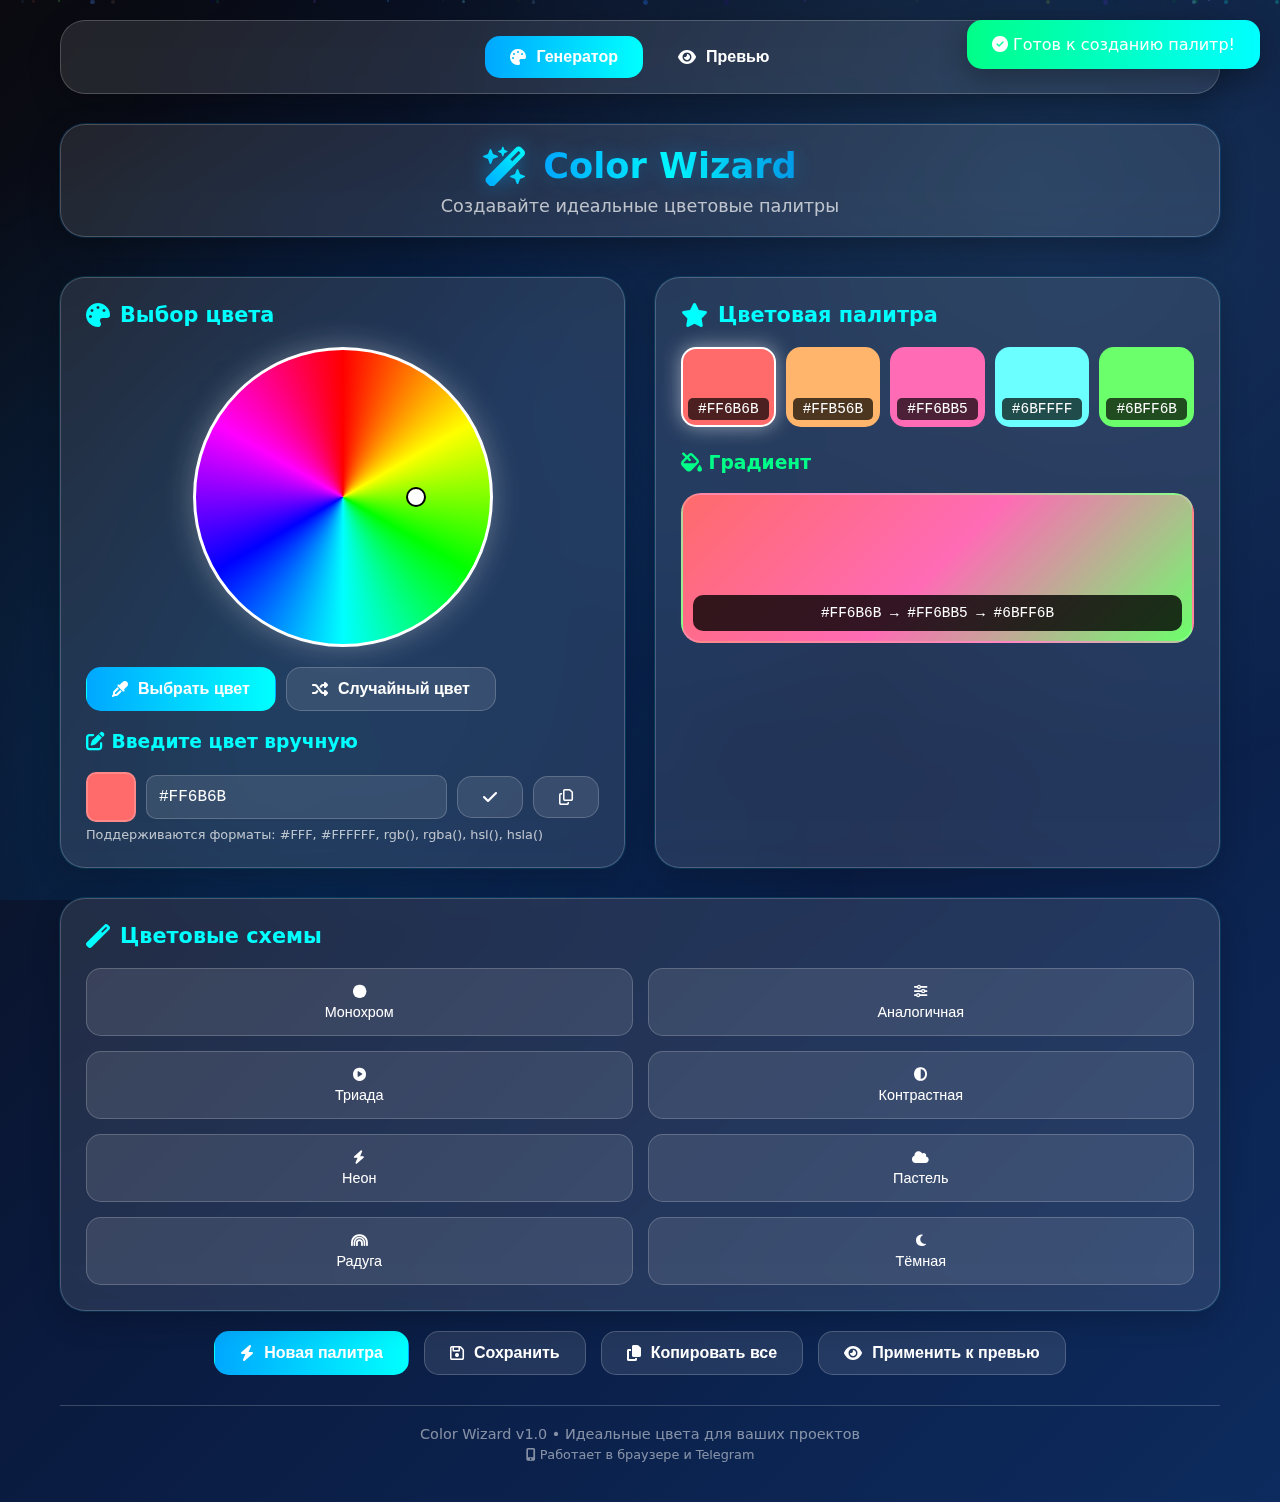
<file: index.html>
<!DOCTYPE html>
<html lang="ru">
<head>
    <meta charset="UTF-8">
    <meta name="viewport" content="width=device-width, initial-scale=1.0">
    <title>🌈 Color Wizard | Генератор палитр</title>
    <script src="https://telegram.org/js/telegram-web-app.js"></script>
    <link rel="stylesheet" href="https://cdnjs.cloudflare.com/ajax/libs/font-awesome/6.4.0/css/all.min.css">
    <style>
        * {
            margin: 0;
            padding: 0;
            box-sizing: border-box;
        }

        :root {
            --neon-pink: #ff00ff;
            --neon-blue: #00ffff;
            --neon-green: #00ff00;
            --neon-yellow: #ffff00;
            --neon-purple: #9d00ff;
            --space-black: #0a0a0f;
            --space-purple: #0a0a2e;
            --space-blue: #0a1a3e;
            --glass-white: rgba(255, 255, 255, 0.1);
            --glass-border: rgba(255, 255, 255, 0.2);
        }

        body {
            font-family: -apple-system, BlinkMacSystemFont, 'Segoe UI', system-ui, sans-serif;
            background: linear-gradient(135deg, var(--space-black), var(--space-blue), #0d2b5e);
            color: white;
            min-height: 100vh;
            overflow-x: hidden;
            position: relative;
        }

        /* Анимированный градиентный фон с синими оттенками */
        .gradient-bg {
            position: fixed;
            top: 0;
            left: 0;
            width: 100%;
            height: 100%;
            background: 
                radial-gradient(circle at 20% 80%, rgba(0, 150, 255, 0.15) 0%, transparent 50%),
                radial-gradient(circle at 80% 20%, rgba(100, 200, 255, 0.15) 0%, transparent 50%),
                radial-gradient(circle at 40% 40%, rgba(0, 100, 255, 0.1) 0%, transparent 50%);
            animation: pulse 15s ease-in-out infinite alternate;
            z-index: -2;
        }

        @keyframes pulse {
            0% { opacity: 0.5; }
            100% { opacity: 1; }
        }

        /* Частицы */
        .particles {
            position: fixed;
            top: 0;
            left: 0;
            width: 100%;
            height: 100%;
            z-index: -1;
            overflow: hidden;
        }

        .particle {
            position: absolute;
            border-radius: 50%;
            background: rgba(100, 200, 255, 0.1);
            animation: float var(--duration) linear infinite;
        }

        @keyframes float {
            from { transform: translateY(100vh) rotate(0deg); }
            to { transform: translateY(-100px) rotate(360deg); }
        }

        /* Основной контейнер */
        .container {
            max-width: 1200px;
            margin: 0 auto;
            padding: 20px;
            transition: transform 0.3s ease;
        }

        .page {
            display: none;
            opacity: 0;
            transition: opacity 0.3s ease;
        }

        .page.active {
            display: block;
            opacity: 1;
        }

        /* Навигация */
        .nav-bar {
            display: flex;
            justify-content: center;
            gap: 10px;
            margin-bottom: 30px;
            padding: 15px;
            background: var(--glass-white);
            backdrop-filter: blur(20px);
            border-radius: 25px;
            border: 1px solid var(--glass-border);
            box-shadow: 0 10px 30px rgba(0, 0, 0, 0.3);
        }

        .nav-btn {
            padding: 12px 25px;
            border-radius: 15px;
            border: none;
            background: transparent;
            color: white;
            font-size: 1rem;
            font-weight: 600;
            cursor: pointer;
            transition: all 0.3s ease;
            display: flex;
            align-items: center;
            gap: 10px;
        }

        .nav-btn:hover {
            background: rgba(255, 255, 255, 0.1);
        }

        .nav-btn.active {
            background: linear-gradient(90deg, #00a8ff, #00ffff);
            color: white;
        }

        /* Шапка */
        .header {
            text-align: center;
            margin-bottom: 40px;
            padding: 20px;
            background: var(--glass-white);
            backdrop-filter: blur(20px);
            border-radius: 25px;
            border: 1px solid var(--glass-border);
            box-shadow: 
                0 10px 30px rgba(0, 0, 0, 0.3),
                0 0 0 1px rgba(0, 150, 255, 0.2);
        }

        .logo {
            display: flex;
            align-items: center;
            justify-content: center;
            gap: 15px;
            margin-bottom: 10px;
        }

        .logo i {
            font-size: 2.5rem;
            background: linear-gradient(45deg, #00a8ff, #00ffff);
            -webkit-background-clip: text;
            -webkit-text-fill-color: transparent;
            filter: drop-shadow(0 0 10px rgba(0, 168, 255, 0.5));
        }

        .logo h1 {
            font-size: 2.2rem;
            background: linear-gradient(90deg, #00a8ff, #00ffff, #0097e6);
            -webkit-background-clip: text;
            -webkit-text-fill-color: transparent;
            background-clip: text;
            text-shadow: 0 0 20px rgba(0, 168, 255, 0.3);
        }

        .tagline {
            color: rgba(255, 255, 255, 0.7);
            font-size: 1.1rem;
            margin-top: 5px;
        }

        /* Основной контент */
        .main-content {
            display: grid;
            grid-template-columns: 1fr 1fr;
            gap: 30px;
            margin-bottom: 30px;
        }

        @media (max-width: 768px) {
            .main-content {
                grid-template-columns: 1fr;
            }
        }

        /* Карточки */
        .card {
            background: var(--glass-white);
            backdrop-filter: blur(20px);
            border-radius: 25px;
            padding: 25px;
            border: 1px solid var(--glass-border);
            box-shadow: 
                0 10px 30px rgba(0, 0, 0, 0.2),
                0 0 0 1px rgba(0, 200, 255, 0.15);
            transition: transform 0.3s ease, box-shadow 0.3s ease;
        }

        .card:hover {
            transform: translateY(-5px);
            box-shadow: 
                0 20px 40px rgba(0, 0, 0, 0.3),
                0 0 0 1px rgba(0, 150, 255, 0.3);
        }

        .card-title {
            display: flex;
            align-items: center;
            gap: 10px;
            margin-bottom: 20px;
            font-size: 1.3rem;
            color: #00ffff;
        }

        .card-title i {
            font-size: 1.5rem;
        }

        /* Кнопки */
        .btn {
            padding: 12px 25px;
            border-radius: 15px;
            border: none;
            font-size: 1rem;
            font-weight: 600;
            cursor: pointer;
            transition: all 0.3s ease;
            display: inline-flex;
            align-items: center;
            justify-content: center;
            gap: 10px;
        }

        .btn-primary {
            background: linear-gradient(90deg, #00a8ff, #00ffff);
            color: white;
            border: 1px solid transparent;
        }

        .btn-primary:hover {
            transform: scale(1.05);
            box-shadow: 0 10px 20px rgba(0, 168, 255, 0.3);
        }

        .btn-secondary {
            background: var(--glass-white);
            color: white;
            border: 1px solid var(--glass-border);
        }

        .btn-secondary:hover {
            background: rgba(255, 255, 255, 0.2);
            transform: scale(1.05);
        }

        .btn-group {
            display: flex;
            gap: 10px;
            flex-wrap: wrap;
            margin-top: 15px;
        }

        /* Палитра цветов */
        .color-palette {
            display: grid;
            grid-template-columns: repeat(5, 1fr);
            gap: 10px;
            margin: 20px 0;
        }

        .color-item {
            height: 80px;
            border-radius: 15px;
            cursor: pointer;
            position: relative;
            overflow: hidden;
            transition: transform 0.3s ease;
            border: 2px solid transparent;
        }

        .color-item:hover {
            transform: scale(1.05);
            border-color: white;
        }

        .color-item.active {
            border-color: white;
            box-shadow: 0 0 20px rgba(255, 255, 255, 0.5);
        }

        .color-code {
            position: absolute;
            bottom: 5px;
            left: 0;
            right: 0;
            text-align: center;
            font-family: monospace;
            font-size: 0.9rem;
            background: rgba(0, 0, 0, 0.7);
            padding: 3px;
            border-radius: 5px;
            margin: 0 5px;
        }

        /* Градиент превью */
        .gradient-preview {
            height: 150px;
            border-radius: 20px;
            margin: 20px 0;
            position: relative;
            overflow: hidden;
            border: 2px solid var(--glass-border);
        }

        .gradient-code {
            position: absolute;
            bottom: 10px;
            left: 10px;
            right: 10px;
            background: rgba(0, 0, 0, 0.8);
            padding: 10px;
            border-radius: 10px;
            font-family: monospace;
            font-size: 0.9rem;
            text-align: center;
        }

        /* Схемы цветов */
        .schemes-grid {
            display: grid;
            grid-template-columns: repeat(2, 1fr);
            gap: 15px;
            margin-top: 15px;
        }

        .scheme-btn {
            padding: 15px;
            border-radius: 15px;
            background: var(--glass-white);
            border: 1px solid var(--glass-border);
            color: white;
            cursor: pointer;
            transition: all 0.3s ease;
            text-align: center;
        }

        .scheme-btn:hover, .scheme-btn.active {
            background: linear-gradient(45deg, #00a8ff, #00ffff);
            border-color: transparent;
            transform: scale(1.05);
        }

        /* Кнопки действия */
        .actions-bar {
            display: flex;
            gap: 15px;
            justify-content: center;
            margin-top: 20px;
            flex-wrap: wrap;
        }

        /* Уведомления */
        .notification {
            position: fixed;
            top: 20px;
            right: 20px;
            padding: 15px 25px;
            background: linear-gradient(90deg, #00ff88, #00ffff);
            color: white;
            border-radius: 15px;
            box-shadow: 0 10px 30px rgba(0, 0, 0, 0.3);
            transform: translateX(150%);
            transition: transform 0.5s cubic-bezier(0.68, -0.55, 0.265, 1.55);
            z-index: 1000;
        }

        .notification.show {
            transform: translateX(0);
        }

        /* Цветовой круг */
        .color-wheel-container {
            text-align: center;
            margin: 20px 0;
        }

        #colorWheel {
            border-radius: 50%;
            box-shadow: 0 10px 30px rgba(0, 0, 0, 0.3);
            border: 3px solid var(--glass-border);
        }

        /* Футер */
        .footer {
            text-align: center;
            margin-top: 30px;
            padding: 20px;
            color: rgba(255, 255, 255, 0.5);
            font-size: 0.9rem;
            border-top: 1px solid var(--glass-border);
        }

        /* Поле ввода цвета */
        .color-input-container {
            display: flex;
            gap: 10px;
            align-items: center;
            margin-top: 20px;
        }

        .color-input {
            flex: 1;
            padding: 12px;
            border-radius: 10px;
            background: rgba(255, 255, 255, 0.1);
            border: 1px solid var(--glass-border);
            color: white;
            font-family: monospace;
            font-size: 1rem;
        }

        .color-input:focus {
            outline: none;
            border-color: #00ffff;
            box-shadow: 0 0 10px rgba(0, 255, 255, 0.3);
        }

        /* Цветовой предпросмотр */
        .color-preview {
            width: 50px;
            height: 50px;
            border-radius: 10px;
            border: 2px solid var(--glass-border);
            flex-shrink: 0;
        }

        /* Простой цветовой круг */
        .simple-wheel {
            width: 300px;
            height: 300px;
            border-radius: 50%;
            margin: 0 auto;
            background: conic-gradient(
                red, yellow, lime, aqua, blue, magenta, red
            );
            border: 3px solid white;
            box-shadow: 0 0 30px rgba(255, 255, 255, 0.3);
            position: relative;
            cursor: crosshair;
        }

        .wheel-pointer {
            position: absolute;
            width: 20px;
            height: 20px;
            background: white;
            border-radius: 50%;
            border: 2px solid black;
            transform: translate(-50%, -50%);
            pointer-events: none;
        }

        /* Шаблоны приложений */
        .templates-grid {
            display: grid;
            grid-template-columns: repeat(auto-fit, minmax(350px, 1fr));
            gap: 25px;
            margin-top: 20px;
        }

        .template-card {
            background: var(--glass-white);
            backdrop-filter: blur(20px);
            border-radius: 25px;
            overflow: hidden;
            border: 1px solid var(--glass-border);
            box-shadow: 0 10px 30px rgba(0, 0, 0, 0.2);
            transition: transform 0.3s ease;
        }

        .template-card:hover {
            transform: translateY(-5px);
        }

        .template-header {
            padding: 20px;
            text-align: center;
            background: rgba(0, 0, 0, 0.3);
            border-bottom: 1px solid var(--glass-border);
        }

        .template-preview {
            padding: 30px;
            display: flex;
            justify-content: center;
            align-items: center;
            min-height: 400px;
        }

        /* Шаблон мессенджера */
        .messenger-app {
            width: 300px;
            height: 500px;
            background: white;
            border-radius: 20px;
            overflow: hidden;
            box-shadow: 0 10px 40px rgba(0, 0, 0, 0.2);
            display: flex;
            flex-direction: column;
            position: relative;
        }

        .messenger-header {
            padding: 15px;
            color: white;
            display: flex;
            align-items: center;
            justify-content: space-between;
        }

        .messenger-nav {
            display: flex;
            padding: 10px 15px;
            background: #f8f9fa;
            border-bottom: 1px solid #e9ecef;
        }

        .nav-item {
            flex: 1;
            text-align: center;
            padding: 8px;
            font-size: 14px;
            color: #6c757d;
            cursor: pointer;
        }

        .nav-item.active {
            color: inherit;
            font-weight: 600;
        }

        .messenger-content {
            flex: 1;
            padding: 15px;
            overflow-y: auto;
            background: #f8f9fa;
        }

        .message {
            margin-bottom: 15px;
            display: flex;
            flex-direction: column;
        }

        .message.incoming {
            align-items: flex-start;
        }

        .message.outgoing {
            align-items: flex-end;
        }

        .message-bubble {
            padding: 10px 15px;
            border-radius: 18px;
            max-width: 70%;
            font-size: 14px;
        }

        .message-time {
            font-size: 11px;
            color: #6c757d;
            margin-top: 5px;
        }

        .messenger-input {
            padding: 15px;
            background: white;
            border-top: 1px solid #e9ecef;
            display: flex;
            gap: 10px;
            align-items: center;
        }

        .input-field {
            flex: 1;
            padding: 10px 15px;
            border: 1px solid #e9ecef;
            border-radius: 20px;
            font-size: 14px;
        }

        .send-btn {
            width: 40px;
            height: 40px;
            border-radius: 50%;
            border: none;
            background: #007bff;
            color: white;
            display: flex;
            align-items: center;
            justify-content: center;
            cursor: pointer;
        }

        /* Шаблон интернет-магазина */
        .ecommerce-app {
            width: 300px;
            height: 500px;
            background: white;
            border-radius: 20px;
            overflow: hidden;
            box-shadow: 0 10px 40px rgba(0, 0, 0, 0.2);
            display: flex;
            flex-direction: column;
        }

        .ecommerce-header {
            padding: 15px;
            color: white;
            display: flex;
            align-items: center;
            justify-content: space-between;
        }

        .search-bar {
            padding: 0 15px;
            background: white;
        }

        .search-input {
            width: 100%;
            padding: 10px 15px;
            border: 1px solid #e9ecef;
            border-radius: 20px;
            font-size: 14px;
        }

        .ecommerce-content {
            flex: 1;
            padding: 15px;
            overflow-y: auto;
            background: #f8f9fa;
        }

        .product-grid {
            display: grid;
            grid-template-columns: repeat(2, 1fr);
            gap: 15px;
        }

        .product-card {
            background: white;
            border-radius: 12px;
            overflow: hidden;
            box-shadow: 0 2px 10px rgba(0, 0, 0, 0.1);
            cursor: pointer;
            transition: transform 0.2s ease;
        }

        .product-card:hover {
            transform: translateY(-2px);
        }

        .product-image {
            height: 100px;
            background: #e9ecef;
            display: flex;
            align-items: center;
            justify-content: center;
            color: #6c757d;
        }

        .product-info {
            padding: 10px;
        }

        .product-title {
            font-size: 13px;
            font-weight: 600;
            margin-bottom: 5px;
        }

        .product-price {
            font-size: 14px;
            font-weight: 700;
            color: #28a745;
        }

        .bottom-nav {
            display: flex;
            padding: 10px;
            background: white;
            border-top: 1px solid #e9ecef;
        }

        .nav-icon {
            flex: 1;
            text-align: center;
            color: #6c757d;
            font-size: 20px;
            cursor: pointer;
        }

        .nav-icon.active {
            color: inherit;
        }

        /* Шаблон дашборда */
        .dashboard-app {
            width: 300px;
            height: 500px;
            background: white;
            border-radius: 20px;
            overflow: hidden;
            box-shadow: 0 10px 40px rgba(0, 0, 0, 0.2);
            display: flex;
            flex-direction: column;
        }

        .dashboard-header {
            padding: 20px 15px;
            color: white;
            display: flex;
            align-items: center;
            justify-content: space-between;
        }

        .user-info {
            display: flex;
            align-items: center;
            gap: 10px;
        }

        .user-avatar {
            width: 40px;
            height: 40px;
            border-radius: 50%;
            background: rgba(255, 255, 255, 0.2);
            display: flex;
            align-items: center;
            justify-content: center;
        }

        .dashboard-content {
            flex: 1;
            padding: 20px;
            overflow-y: auto;
            background: #f8f9fa;
        }

        .stats-grid {
            display: grid;
            grid-template-columns: repeat(2, 1fr);
            gap: 15px;
            margin-bottom: 20px;
        }

        .stat-card {
            background: white;
            padding: 15px;
            border-radius: 12px;
            box-shadow: 0 2px 10px rgba(0, 0, 0, 0.1);
        }

        .stat-title {
            font-size: 12px;
            color: #6c757d;
            margin-bottom: 5px;
        }

        .stat-value {
            font-size: 24px;
            font-weight: 700;
        }

        .chart-container {
            background: white;
            padding: 15px;
            border-radius: 12px;
            box-shadow: 0 2px 10px rgba(0, 0, 0, 0.1);
        }

        .chart {
            height: 150px;
            background: linear-gradient(to top, #e9ecef, #f8f9fa);
            border-radius: 8px;
            position: relative;
            overflow: hidden;
        }

        .chart-bar {
            position: absolute;
            bottom: 0;
            width: 30px;
            border-radius: 4px 4px 0 0;
        }

        /* Адаптивность */
        @media (max-width: 480px) {
            .container {
                padding: 10px;
            }
            
            .color-palette {
                grid-template-columns: repeat(3, 1fr);
            }
            
            .schemes-grid {
                grid-template-columns: 1fr;
            }
            
            .btn {
                padding: 10px 15px;
                font-size: 0.9rem;
            }
            
            .actions-bar {
                gap: 10px;
            }
            
            .simple-wheel {
                width: 250px;
                height: 250px;
            }
            
            .templates-grid {
                grid-template-columns: 1fr;
            }
            
            .template-preview {
                padding: 15px;
                min-height: 300px;
            }
        }
    </style>
</head>
<body>
    <!-- Анимированный фон -->
    <div class="gradient-bg"></div>
    <div class="particles" id="particles"></div>

    <div class="container">
        <!-- Навигация -->
        <nav class="nav-bar">
            <button class="nav-btn active" data-page="generator">
                <i class="fas fa-palette"></i>
                Генератор
            </button>
            <button class="nav-btn" data-page="preview">
                <i class="fas fa-eye"></i>
                Превью
            </button>
        </nav>

        <!-- Страница генератора -->
        <div class="page active" id="generator">
            <!-- Шапка -->
            <header class="header">
                <div class="logo">
                    <i class="fas fa-wand-magic-sparkles"></i>
                    <h1>Color Wizard</h1>
                </div>
                <p class="tagline">Создавайте идеальные цветовые палитры</p>
            </header>

            <!-- Основной контент -->
            <div class="main-content">
                <!-- Левая колонка - выбор цвета -->
                <div class="card">
                    <h2 class="card-title">
                        <i class="fas fa-palette"></i>
                        Выбор цвета
                    </h2>
                    
                    <!-- Простой цветовой круг -->
                    <div class="color-wheel-container">
                        <div class="simple-wheel" id="simpleWheel">
                            <div class="wheel-pointer" id="wheelPointer"></div>
                        </div>
                    </div>
                    
                    <div class="btn-group">
                        <button class="btn btn-primary" id="colorPickerBtn">
                            <i class="fas fa-eye-dropper"></i>
                            Выбрать цвет
                        </button>
                        <button class="btn btn-secondary" id="randomColorBtn">
                            <i class="fas fa-random"></i>
                            Случайный цвет
                        </button>
                        <input type="color" id="colorInput" style="display: none;">
                    </div>

                    <!-- Ввод цвета вручную -->
                    <div style="margin-top: 20px;">
                        <h3 style="margin-bottom: 10px; color: #00ffff;">
                            <i class="fas fa-edit"></i>
                            Введите цвет вручную
                        </h3>
                        <div class="color-input-container">
                            <div class="color-preview" id="colorPreview" style="background: #FF6B6B;"></div>
                            <input type="text" id="colorCode" class="color-input" placeholder="#FFFFFF или rgb(255,255,255)" value="#FF6B6B">
                            <button class="btn btn-secondary" id="applyColorBtn">
                                <i class="fas fa-check"></i>
                            </button>
                            <button class="btn btn-secondary" id="copyColorBtn">
                                <i class="far fa-copy"></i>
                            </button>
                        </div>
                        <p style="font-size: 0.8rem; color: rgba(255, 255, 255, 0.7); margin-top: 5px;">
                            Поддерживаются форматы: #FFF, #FFFFFF, rgb(), rgba(), hsl(), hsla()
                        </p>
                    </div>
                </div>

                <!-- Правая колонка - палитра -->
                <div class="card">
                    <h2 class="card-title">
                        <i class="fas fa-star"></i>
                        Цветовая палитра
                    </h2>

                    <div class="color-palette" id="colorPalette">
                        <!-- Цвета будут генерироваться здесь -->
                    </div>

                    <div style="margin: 25px 0;">
                        <h3 style="margin-bottom: 10px; color: #00ff88;">
                            <i class="fas fa-fill-drip"></i>
                            Градиент
                        </h3>
                        <div class="gradient-preview" id="gradientPreview"></div>
                    </div>
                </div>
            </div>

            <!-- Панель цветовых схем -->
            <div class="card" style="margin-top: 20px;">
                <h2 class="card-title">
                    <i class="fas fa-magic"></i>
                    Цветовые схемы
                </h2>
                <div class="schemes-grid" id="schemesGrid">
                    <!-- Схемы будут генерироваться здесь -->
                </div>
            </div>

            <!-- Панель действий -->
            <div class="actions-bar">
                <button class="btn btn-primary" id="generatePaletteBtn">
                    <i class="fas fa-bolt"></i>
                    Новая палитра
                </button>
                <button class="btn btn-secondary" id="saveBtn">
                    <i class="far fa-save"></i>
                    Сохранить
                </button>
                <button class="btn btn-secondary" id="copyAllBtn">
                    <i class="fas fa-copy"></i>
                    Копировать все
                </button>
                <button class="btn btn-secondary" id="applyToPreviewBtn">
                    <i class="fas fa-eye"></i>
                    Применить к превью
                </button>
            </div>
        </div>

        <!-- Страница превью -->
        <div class="page" id="preview">
            <header class="header">
                <div class="logo">
                    <i class="fas fa-eye"></i>
                    <h1>Превью шаблонов</h1>
                </div>
                <p class="tagline">Посмотрите, как ваша палитра выглядит в реальных приложениях</p>
            </header>

            <div class="templates-grid">
                <!-- Шаблон мессенджера -->
                <div class="template-card">
                    <div class="template-header">
                        <h3><i class="fas fa-comments"></i> Мессенджер</h3>
                    </div>
                    <div class="template-preview">
                        <div class="messenger-app" id="messengerTemplate">
                            <div class="messenger-header" id="messengerHeader">
                                <div>
                                    <i class="fas fa-arrow-left"></i>
                                </div>
                                <div style="text-align: center;">
                                    <div style="font-weight: 600;">Диалог</div>
                                    <div style="font-size: 12px;">онлайн</div>
                                </div>
                                <div>
                                    <i class="fas fa-ellipsis-v"></i>
                                </div>
                            </div>
                            <div class="messenger-nav">
                                <div class="nav-item active">Чаты</div>
                                <div class="nav-item">Звонки</div>
                                <div class="nav-item">Контакты</div>
                            </div>
                            <div class="messenger-content">
                                <div class="message incoming">
                                    <div class="message-bubble" id="incomingMsg">Привет! Как дела?</div>
                                    <div class="message-time">10:00</div>
                                </div>
                                <div class="message outgoing">
                                    <div class="message-bubble" id="outgoingMsg">Отлично! Смотрю новую палитру</div>
                                    <div class="message-time">10:01</div>
                                </div>
                                <div class="message incoming">
                                    <div class="message-bubble" id="incomingMsg2">Круто! Покажи</div>
                                    <div class="message-time">10:02</div>
                                </div>
                            </div>
                            <div class="messenger-input">
                                <input type="text" class="input-field" placeholder="Введите сообщение...">
                                <button class="send-btn">
                                    <i class="fas fa-paper-plane"></i>
                                </button>
                            </div>
                        </div>
                    </div>
                </div>

                <!-- Шаблон интернет-магазина -->
                <div class="template-card">
                    <div class="template-header">
                        <h3><i class="fas fa-shopping-cart"></i> Интернет-магазин</h3>
                    </div>
                    <div class="template-preview">
                        <div class="ecommerce-app" id="ecommerceTemplate">
                            <div class="ecommerce-header" id="ecommerceHeader">
                                <div>
                                    <i class="fas fa-bars"></i>
                                </div>
                                <div style="font-weight: 600;">Магазин</div>
                                <div>
                                    <i class="fas fa-shopping-cart"></i>
                                </div>
                            </div>
                            <div class="search-bar">
                                <input type="text" class="search-input" placeholder="Поиск товаров...">
                            </div>
                            <div class="ecommerce-content">
                                <div class="product-grid">
                                    <div class="product-card">
                                        <div class="product-image">
                                            <i class="fas fa-tshirt fa-2x"></i>
                                        </div>
                                        <div class="product-info">
                                            <div class="product-title">Футболка Classic</div>
                                            <div class="product-price" id="price1">$24.99</div>
                                        </div>
                                    </div>
                                    <div class="product-card">
                                        <div class="product-image">
                                            <i class="fas fa-headphones fa-2x"></i>
                                        </div>
                                        <div class="product-info">
                                            <div class="product-title">Наушники Pro</div>
                                            <div class="product-price" id="price2">$89.99</div>
                                        </div>
                                    </div>
                                    <div class="product-card">
                                        <div class="product-image">
                                            <i class="fas fa-book fa-2x"></i>
                                        </div>
                                        <div class="product-info">
                                            <div class="product-title">Книга Design</div>
                                            <div class="product-price" id="price3">$19.99</div>
                                        </div>
                                    </div>
                                    <div class="product-card">
                                        <div class="product-image">
                                            <i class="fas fa-mug-hot fa-2x"></i>
                                        </div>
                                        <div class="product-info">
                                            <div class="product-title">Кружка Premium</div>
                                            <div class="product-price" id="price4">$14.99</div>
                                        </div>
                                    </div>
                                </div>
                            </div>
                            <div class="bottom-nav">
                                <div class="nav-icon active">
                                    <i class="fas fa-home"></i>
                                </div>
                                <div class="nav-icon">
                                    <i class="fas fa-search"></i>
                                </div>
                                <div class="nav-icon">
                                    <i class="fas fa-heart"></i>
                                </div>
                                <div class="nav-icon">
                                    <i class="fas fa-user"></i>
                                </div>
                            </div>
                        </div>
                    </div>
                </div>

                <!-- Шаблон дашборда -->
                <div class="template-card">
                    <div class="template-header">
                        <h3><i class="fas fa-chart-line"></i> Дашборд</h3>
                    </div>
                    <div class="template-preview">
                        <div class="dashboard-app" id="dashboardTemplate">
                            <div class="dashboard-header" id="dashboardHeader">
                                <div>
                                    <div style="font-size: 18px; font-weight: 600;">Аналитика</div>
                                    <div style="font-size: 12px;">Сегодня, 15 ноября</div>
                                </div>
                                <div class="user-info">
                                    <div class="user-avatar">
                                        <i class="fas fa-user"></i>
                                    </div>
                                </div>
                            </div>
                            <div class="dashboard-content">
                                <div class="stats-grid">
                                    <div class="stat-card" id="stat1">
                                        <div class="stat-title">Посетители</div>
                                        <div class="stat-value">2.4K</div>
                                    </div>
                                    <div class="stat-card" id="stat2">
                                        <div class="stat-title">Продажи</div>
                                        <div class="stat-value">$12.8K</div>
                                    </div>
                                    <div class="stat-card" id="stat3">
                                        <div class="stat-title">Заказы</div>
                                        <div class="stat-value">348</div>
                                    </div>
                                    <div class="stat-card" id="stat4">
                                        <div class="stat-title">Конверсия</div>
                                        <div class="stat-value">4.8%</div>
                                    </div>
                                </div>
                                <div class="chart-container">
                                    <div style="font-size: 14px; font-weight: 600; margin-bottom: 15px;">Продажи за неделю</div>
                                    <div class="chart">
                                        <div class="chart-bar" id="chartBar1" style="left: 40px; height: 60%;"></div>
                                        <div class="chart-bar" id="chartBar2" style="left: 80px; height: 80%;"></div>
                                        <div class="chart-bar" id="chartBar3" style="left: 120px; height: 45%;"></div>
                                        <div class="chart-bar" id="chartBar4" style="left: 160px; height: 90%;"></div>
                                        <div class="chart-bar" id="chartBar5" style="left: 200px; height: 70%;"></div>
                                    </div>
                                </div>
                            </div>
                        </div>
                    </div>
                </div>
            </div>

            <!-- Панель действий для превью -->
            <div class="actions-bar" style="margin-top: 30px;">
                <button class="btn btn-primary" id="refreshPreviewBtn">
                    <i class="fas fa-sync-alt"></i>
                    Обновить превью
                </button>
                <button class="btn btn-secondary" id="backToGeneratorBtn">
                    <i class="fas fa-palette"></i>
                    Вернуться к генератору
                </button>
            </div>
        </div>

        <!-- Уведомление -->
        <div class="notification" id="notification">
            <i class="fas fa-check-circle"></i>
            <span id="notificationText">Текст уведомления</span>
        </div>

        <!-- Футер -->
        <footer class="footer">
            <p>Color Wizard v1.0 • Идеальные цвета для ваших проектов</p>
            <p style="margin-top: 5px; font-size: 0.8rem;">
                <i class="fas fa-mobile-alt"></i> Работает в браузере и Telegram
            </p>
        </footer>
    </div>

    <script>
        // Инициализация Telegram Web App
        const tg = window.Telegram?.WebApp;
        if (tg) {
            tg.ready();
            tg.expand();
        }

        // Текущее состояние
        let currentColor = '#FF6B6B';
        let currentPalette = [];
        let savedPalettes = JSON.parse(localStorage.getItem('savedPalettes')) || [];

        // Инициализация
        document.addEventListener('DOMContentLoaded', function() {
            initSimpleColorWheel();
            createParticles();
            generatePalette();
            setupEventListeners();
            initNavigation();
            showNotification('Готов к созданию палитр!', 'success');
        });

        // Навигация между страницами
        function initNavigation() {
            const navButtons = document.querySelectorAll('.nav-btn');
            const pages = document.querySelectorAll('.page');
            
            navButtons.forEach(button => {
                button.addEventListener('click', () => {
                    const pageId = button.dataset.page;
                    
                    // Обновляем активную кнопку
                    navButtons.forEach(btn => btn.classList.remove('active'));
                    button.classList.add('active');
                    
                    // Показываем выбранную страницу
                    pages.forEach(page => {
                        page.classList.remove('active');
                        if (page.id === pageId) {
                            page.classList.add('active');
                        }
                    });
                    
                    if (pageId === 'preview') {
                        updateTemplatePreviews();
                    }
                    
                    showNotification(`Перешли на страницу: ${button.textContent.trim()}`, 'info');
                });
            });
        }

        // Создание частиц фона
        function createParticles() {
            const particlesContainer = document.getElementById('particles');
            const particleCount = 30;

            for (let i = 0; i < particleCount; i++) {
                const particle = document.createElement('div');
                particle.classList.add('particle');
                
                const size = Math.random() * 4 + 1;
                const duration = Math.random() * 20 + 10;
                const delay = Math.random() * 5;
                const color = `rgba(${Math.floor(Math.random() * 100)}, 
                                   ${Math.floor(Math.random() * 200)}, 
                                   ${Math.floor(Math.random() * 255)}, 
                                   ${Math.random() * 0.3 + 0.1})`;
                
                particle.style.width = `${size}px`;
                particle.style.height = `${size}px`;
                particle.style.left = `${Math.random() * 100}vw`;
                particle.style.background = color;
                particle.style.setProperty('--duration', `${duration}s`);
                particle.style.animationDelay = `${delay}s`;
                
                particlesContainer.appendChild(particle);
            }
        }

        // Инициализация простого цветового круга
        function initSimpleColorWheel() {
            const wheel = document.getElementById('simpleWheel');
            const pointer = document.getElementById('wheelPointer');
            
            // Устанавливаем начальную позицию указателя
            pointer.style.left = '75%';
            pointer.style.top = '50%';
            
            // Обработчик клика по кругу
            wheel.addEventListener('click', function(e) {
                const rect = wheel.getBoundingClientRect();
                const x = e.clientX - rect.left;
                const y = e.clientY - rect.top;
                
                // Перемещаем указатель
                pointer.style.left = x + 'px';
                pointer.style.top = y + 'px';
                
                // Вычисляем угол и расстояние от центра
                const centerX = rect.width / 2;
                const centerY = rect.height / 2;
                const dx = x - centerX;
                const dy = y - centerY;
                
                // Вычисляем угол (0-360 градусов)
                let angle = Math.atan2(dy, dx) * 180 / Math.PI;
                if (angle < 0) angle += 360;
                
                // Вычисляем насыщенность на основе расстояния от центра
                const distance = Math.sqrt(dx * dx + dy * dy);
                const maxDistance = centerX;
                let saturation = Math.min(100, (distance / maxDistance) * 100);
                
                // Если клик близко к центру, делаем белый цвет
                if (distance < 20) {
                    currentColor = '#FFFFFF';
                } else {
                    // Генерируем цвет по HSL
                    currentColor = hslToHex(angle, saturation, 50);
                }
                
                updateColor(currentColor);
            });
        }

        // Генерация палитры
        function generatePalette(baseColor = currentColor) {
            currentPalette = generateColorScheme(baseColor);
            renderPalette();
            renderGradient();
            renderColorSchemes();
        }

        // Генерация цветовой схемы
        function generateColorScheme(baseColor) {
            const hex = baseColor.replace('#', '');
            const r = parseInt(hex.substr(0, 2), 16);
            const g = parseInt(hex.substr(2, 2), 16);
            const b = parseInt(hex.substr(4, 2), 16);
            
            const hsl = rgbToHsl(r, g, b);
            const colors = [];
            
            // Основной цвет
            colors.push(baseColor);
            
            // Аналогичные цвета
            colors.push(hslToHex((hsl[0] + 30) % 360, hsl[1], hsl[2]));
            colors.push(hslToHex((hsl[0] - 30 + 360) % 360, hsl[1], hsl[2]));
            
            // Контрастные цвета
            colors.push(hslToHex((hsl[0] + 180) % 360, hsl[1], hsl[2]));
            colors.push(hslToHex((hsl[0] + 120) % 360, hsl[1], hsl[2]));
            
            return colors;
        }

        // Отображение палитры
        function renderPalette() {
            const paletteContainer = document.getElementById('colorPalette');
            paletteContainer.innerHTML = '';
            
            currentPalette.forEach((color, index) => {
                const colorItem = document.createElement('div');
                colorItem.className = 'color-item';
                colorItem.style.background = color;
                colorItem.dataset.color = color;
                
                const colorCode = document.createElement('div');
                colorCode.className = 'color-code';
                colorCode.textContent = color;
                
                colorItem.appendChild(colorCode);
                
                colorItem.addEventListener('click', function() {
                    // Убираем активный класс у всех
                    document.querySelectorAll('.color-item').forEach(item => {
                        item.classList.remove('active');
                    });
                    
                    // Добавляем активный класс текущему
                    this.classList.add('active');
                    
                    // Устанавливаем как основной цвет
                    currentColor = color;
                    updateColor(color);
                });
                
                // Первый цвет активный по умолчанию
                if (index === 0) {
                    colorItem.classList.add('active');
                }
                
                paletteContainer.appendChild(colorItem);
            });
        }

        // Отображение градиента
        function renderGradient() {
            const gradientPreview = document.getElementById('gradientPreview');
            const gradientCode = gradientPreview.querySelector('.gradient-code') || 
                                document.createElement('div');
            
            // Создаем красивый градиент из палитры
            const gradient = `linear-gradient(135deg, ${currentPalette[0]}, ${currentPalette[2]}, ${currentPalette[4]})`;
            gradientPreview.style.background = gradient;
            
            gradientCode.className = 'gradient-code';
            gradientCode.textContent = `${currentPalette[0]} → ${currentPalette[2]} → ${currentPalette[4]}`;
            
            if (!gradientPreview.contains(gradientCode)) {
                gradientPreview.appendChild(gradientCode);
            }
        }

        // Отображение цветовых схем
        function renderColorSchemes() {
            const schemesGrid = document.getElementById('schemesGrid');
            schemesGrid.innerHTML = '';
            
            const schemes = [
                { name: 'Монохром', icon: 'fas fa-circle', type: 'monochrome' },
                { name: 'Аналогичная', icon: 'fas fa-sliders-h', type: 'analogous' },
                { name: 'Триада', icon: 'fas fa-play-circle', type: 'triad' },
                { name: 'Контрастная', icon: 'fas fa-adjust', type: 'complementary' },
                { name: 'Неон', icon: 'fas fa-bolt', type: 'neon' },
                { name: 'Пастель', icon: 'fas fa-cloud', type: 'pastel' },
                { name: 'Радуга', icon: 'fas fa-rainbow', type: 'rainbow' },
                { name: 'Тёмная', icon: 'fas fa-moon', type: 'dark' }
            ];
            
            schemes.forEach(scheme => {
                const button = document.createElement('button');
                button.className = 'scheme-btn';
                button.innerHTML = `
                    <i class="${scheme.icon}"></i>
                    <div style="margin-top: 5px; font-size: 0.9rem;">${scheme.name}</div>
                `;
                
                button.addEventListener('click', () => {
                    applyColorScheme(scheme.type);
                    
                    // Обновляем активную кнопку
                    document.querySelectorAll('.scheme-btn').forEach(btn => {
                        btn.classList.remove('active');
                    });
                    button.classList.add('active');
                });
                
                schemesGrid.appendChild(button);
            });
        }

        // Применение цветовой схемы
        function applyColorScheme(schemeType) {
            const hex = currentColor.replace('#', '');
            const r = parseInt(hex.substr(0, 2), 16);
            const g = parseInt(hex.substr(2, 2), 16);
            const b = parseInt(hex.substr(4, 2), 16);
            const hsl = rgbToHsl(r, g, b);
            
            let newPalette = [];
            
            switch(schemeType) {
                case 'monochrome':
                    newPalette = generateMonochromatic(hsl);
                    break;
                case 'analogous':
                    newPalette = generateAnalogous(hsl);
                    break;
                case 'triad':
                    newPalette = generateTriad(hsl);
                    break;
                case 'complementary':
                    newPalette = generateComplementary(hsl);
                    break;
                case 'neon':
                    newPalette = generateNeon(hsl);
                    break;
                case 'pastel':
                    newPalette = generatePastel(hsl);
                    break;
                case 'rainbow':
                    newPalette = generateRainbow();
                    break;
                case 'dark':
                    newPalette = generateDark(hsl);
                    break;
            }
            
            currentPalette = newPalette;
            renderPalette();
            renderGradient();
            showNotification(`Схема "${schemeType}" применена`, 'info');
        }

        // Генераторы схем
        function generateMonochromatic(hsl) {
            return [
                hslToHex(hsl[0], hsl[1], hsl[2]),
                hslToHex(hsl[0], hsl[1], hsl[2] + 15),
                hslToHex(hsl[0], hsl[1], hsl[2] + 30),
                hslToHex(hsl[0], hsl[1], hsl[2] - 15),
                hslToHex(hsl[0], hsl[1], hsl[2] - 30)
            ];
        }

        function generateAnalogous(hsl) {
            return [
                hslToHex((hsl[0] - 30 + 360) % 360, hsl[1], hsl[2]),
                hslToHex((hsl[0] - 15 + 360) % 360, hsl[1], hsl[2]),
                hslToHex(hsl[0], hsl[1], hsl[2]),
                hslToHex((hsl[0] + 15) % 360, hsl[1], hsl[2]),
                hslToHex((hsl[0] + 30) % 360, hsl[1], hsl[2])
            ];
        }

        function generateTriad(hsl) {
            return [
                hslToHex(hsl[0], hsl[1], hsl[2]),
                hslToHex((hsl[0] + 120) % 360, hsl[1], hsl[2]),
                hslToHex((hsl[0] + 240) % 360, hsl[1], hsl[2]),
                hslToHex((hsl[0] + 60) % 360, hsl[1], hsl[2]),
                hslToHex((hsl[0] + 180) % 360, hsl[1], hsl[2])
            ];
        }

        function generateComplementary(hsl) {
            return [
                hslToHex(hsl[0], hsl[1], hsl[2]),
                hslToHex((hsl[0] + 180) % 360, hsl[1], hsl[2]),
                hslToHex(hsl[0], hsl[1], hsl[2] + 20),
                hslToHex((hsl[0] + 180) % 360, hsl[1], hsl[2] + 20),
                hslToHex(hsl[0], hsl[1], hsl[2] - 20)
            ];
        }

        function generateNeon(hsl) {
            return [
                hslToHex(hsl[0], 100, 60),
                hslToHex((hsl[0] + 30) % 360, 100, 60),
                hslToHex((hsl[0] + 60) % 360, 100, 60),
                hslToHex((hsl[0] + 90) % 360, 100, 60),
                hslToHex((hsl[0] + 120) % 360, 100, 60)
            ];
        }

        function generatePastel(hsl) {
            return [
                hslToHex(hsl[0], 40, 85),
                hslToHex((hsl[0] + 30) % 360, 40, 85),
                hslToHex((hsl[0] + 60) % 360, 40, 85),
                hslToHex((hsl[0] + 90) % 360, 40, 85),
                hslToHex((hsl[0] + 120) % 360, 40, 85)
            ];
        }

        function generateRainbow() {
            return [
                '#FF6B6B', // Красный
                '#FFD166', // Желтый
                '#06D6A0', // Зеленый
                '#118AB2', // Синий
                '#7209B7'  // Фиолетовый
            ];
        }

        function generateDark(hsl) {
            return [
                hslToHex(hsl[0], hsl[1], 20),
                hslToHex((hsl[0] + 30) % 360, hsl[1], 25),
                hslToHex((hsl[0] + 60) % 360, hsl[1], 30),
                hslToHex((hsl[0] + 90) % 360, hsl[1], 35),
                hslToHex((hsl[0] + 120) % 360, hsl[1], 40)
            ];
        }

        // Обновление текущего цвета
        function updateColor(color) {
            currentColor = normalizeColor(color);
            document.getElementById('colorCode').value = currentColor;
            document.getElementById('colorPreview').style.background = currentColor;
            
            // Обновляем палитру
            generatePalette(currentColor);
            
            showNotification(`Цвет установлен: ${currentColor}`, 'success');
        }

        // Обновление шаблонов превью
        function updateTemplatePreviews() {
            if (currentPalette.length < 5) return;
            
            const [primary, secondary, accent, text, background] = currentPalette;
            
            // Мессенджер
            const messengerHeader = document.getElementById('messengerHeader');
            const incomingMsg = document.getElementById('incomingMsg');
            const outgoingMsg = document.getElementById('outgoingMsg');
            const sendBtn = document.querySelector('.send-btn');
            
            messengerHeader.style.background = primary;
            incomingMsg.style.background = lightenColor(secondary, 40);
            incomingMsg.style.color = getContrastColor(secondary);
            outgoingMsg.style.background = accent;
            outgoingMsg.style.color = getContrastColor(accent);
            sendBtn.style.background = primary;
            
            // Интернет-магазин
            const ecommerceHeader = document.getElementById('ecommerceHeader');
            const prices = document.querySelectorAll('.product-price');
            const activeNavIcon = document.querySelector('.nav-icon.active');
            
            ecommerceHeader.style.background = primary;
            prices.forEach((price, index) => {
                price.style.color = index % 2 === 0 ? accent : secondary;
            });
            activeNavIcon.style.color = primary;
            
            // Дашборд
            const dashboardHeader = document.getElementById('dashboardHeader');
            const stats = document.querySelectorAll('.stat-card');
            const chartBars = document.querySelectorAll('.chart-bar');
            
            dashboardHeader.style.background = primary;
            stats.forEach((stat, index) => {
                stat.style.background = index % 2 === 0 ? lightenColor(accent, 70) : lightenColor(secondary, 70);
                stat.style.color = getContrastColor(stat.style.background);
            });
            
            chartBars.forEach((bar, index) => {
                const colors = [primary, secondary, accent, text, background];
                bar.style.background = colors[index] || primary;
            });
            
            showNotification('Превью шаблонов обновлено!', 'success');
        }

        // Вспомогательные функции для работы с цветами
        function normalizeColor(color) {
            color = color.trim();
            
            if (color.startsWith('#')) {
                if (color.length === 7) {
                    const r = color[1] + color[2];
                    const g = color[3] + color[4];
                    const b = color[5] + color[6];
                    
                    if (r[0] === r[1] && g[0] === g[1] && b[0] === b[1]) {
                        return '#' + r[0] + g[0] + b[0];
                    }
                }
                return color.toUpperCase();
            }
            
            if (color.toLowerCase().startsWith('rgb')) {
                try {
                    const match = color.match(/(\d+),\s*(\d+),\s*(\d+)/);
                    if (match) {
                        const r = parseInt(match[1]);
                        const g = parseInt(match[2]);
                        const b = parseInt(match[3]);
                        return rgbToHex(r, g, b);
                    }
                } catch (e) {
                    console.error('Error parsing RGB color:', e);
                }
            }
            
            if (color.toLowerCase().startsWith('hsl')) {
                try {
                    const match = color.match(/(\d+),\s*(\d+)%,\s*(\d+)%/);
                    if (match) {
                        const h = parseInt(match[1]);
                        const s = parseInt(match[2]);
                        const l = parseInt(match[3]);
                        return hslToHex(h, s, l);
                    }
                } catch (e) {
                    console.error('Error parsing HSL color:', e);
                }
            }
            
            const ctx = document.createElement('canvas').getContext('2d');
            ctx.fillStyle = color;
            const result = ctx.fillStyle;
            return result.startsWith('#') ? result : '#FF6B6B';
        }

        function getContrastColor(hexcolor) {
            hexcolor = hexcolor.replace('#', '');
            const r = parseInt(hexcolor.substr(0, 2), 16);
            const g = parseInt(hexcolor.substr(2, 2), 16);
            const b = parseInt(hexcolor.substr(4, 2), 16);
            const brightness = (r * 299 + g * 587 + b * 114) / 1000;
            return brightness > 128 ? '#000000' : '#FFFFFF';
        }

        function lightenColor(color, percent) {
            const num = parseInt(color.replace('#', ''), 16);
            const amt = Math.round(2.55 * percent);
            const R = (num >> 16) + amt;
            const G = (num >> 8 & 0x00FF) + amt;
            const B = (num & 0x0000FF) + amt;
            
            return '#' + (
                0x1000000 +
                (R < 255 ? R < 1 ? 0 : R : 255) * 0x10000 +
                (G < 255 ? G < 1 ? 0 : G : 255) * 0x100 +
                (B < 255 ? B < 1 ? 0 : B : 255)
            ).toString(16).slice(1);
        }

        // Показ уведомления
        function showNotification(message, type = 'info') {
            const notification = document.getElementById('notification');
            const text = document.getElementById('notificationText');
            
            if (type === 'success') {
                notification.style.background = 'linear-gradient(90deg, #00ff88, #00ffff)';
            } else if (type === 'error') {
                notification.style.background = 'linear-gradient(90deg, #ff4757, #ff6b81)';
            } else {
                notification.style.background = 'linear-gradient(90deg, #00a8ff, #0097e6)';
            }
            
            text.textContent = message;
            notification.classList.add('show');
            
            setTimeout(() => {
                notification.classList.remove('show');
            }, 2000);
        }

        // Настройка обработчиков событий
        function setupEventListeners() {
            // Выбор цвета через встроенный пикер
            document.getElementById('colorPickerBtn').addEventListener('click', () => {
                document.getElementById('colorInput').click();
            });
            
            document.getElementById('colorInput').addEventListener('input', (e) => {
                updateColor(e.target.value);
            });
            
            // Случайный цвет
            document.getElementById('randomColorBtn').addEventListener('click', () => {
                const randomColor = '#' + Math.floor(Math.random() * 16777215).toString(16).padStart(6, '0');
                updateColor(randomColor);
            });
            
            // Применение цвета из поля ввода
            document.getElementById('applyColorBtn').addEventListener('click', () => {
                const colorInput = document.getElementById('colorCode').value;
                updateColor(colorInput);
            });
            
            // Копирование цвета
            document.getElementById('copyColorBtn').addEventListener('click', () => {
                navigator.clipboard.writeText(currentColor).then(() => {
                    showNotification('Цвет скопирован!', 'success');
                });
            });
            
            // Копирование всей палитры
            document.getElementById('copyAllBtn').addEventListener('click', () => {
                const paletteText = currentPalette.join('\n');
                navigator.clipboard.writeText(paletteText).then(() => {
                    showNotification('Вся палитра скопирована!', 'success');
                });
            });
            
            // Генерация новой палитры
            document.getElementById('generatePaletteBtn').addEventListener('click', () => {
                const randomColor = '#' + Math.floor(Math.random() * 16777215).toString(16).padStart(6, '0');
                updateColor(randomColor);
            });
            
            // Сохранение палитры
            document.getElementById('saveBtn').addEventListener('click', () => {
                savePalette();
            });
            
            // Применение цвета по нажатию Enter
            document.getElementById('colorCode').addEventListener('keypress', (e) => {
                if (e.key === 'Enter') {
                    updateColor(e.target.value);
                }
            });
            
            // Применить к превью
            document.getElementById('applyToPreviewBtn').addEventListener('click', () => {
                updateTemplatePreviews();
                document.querySelector('.nav-btn[data-page="preview"]').click();
            });
            
            // Обновить превью
            document.getElementById('refreshPreviewBtn').addEventListener('click', () => {
                updateTemplatePreviews();
            });
            
            // Вернуться к генератору
            document.getElementById('backToGeneratorBtn').addEventListener('click', () => {
                document.querySelector('.nav-btn[data-page="generator"]').click();
            });
        }

        // Сохранение палитры
        function savePalette() {
            const palette = {
                id: Date.now(),
                colors: currentPalette,
                primary: currentPalette[0],
                date: new Date().toLocaleString(),
                name: `Палитра ${savedPalettes.length + 1}`
            };
            
            savedPalettes.push(palette);
            localStorage.setItem('savedPalettes', JSON.stringify(savedPalettes));
            
            showNotification('Палитра сохранена в браузере!', 'success');
        }

        // Вспомогательные функции для работы с цветами
        function rgbToHex(r, g, b) {
            return "#" + ((1 << 24) + (r << 16) + (g << 8) + b).toString(16).slice(1).toUpperCase();
        }

        function rgbToHsl(r, g, b) {
            r /= 255;
            g /= 255;
            b /= 255;
            
            const max = Math.max(r, g, b);
            const min = Math.min(r, g, b);
            let h, s, l = (max + min) / 2;
            
            if (max === min) {
                h = s = 0;
            } else {
                const d = max - min;
                s = l > 0.5 ? d / (2 - max - min) : d / (max + min);
                
                switch(max) {
                    case r: h = (g - b) / d + (g < b ? 6 : 0); break;
                    case g: h = (b - r) / d + 2; break;
                    case b: h = (r - g) / d + 4; break;
                }
                
                h /= 6;
            }
            
            return [Math.round(h * 360), Math.round(s * 100), Math.round(l * 100)];
        }

        function hslToHex(h, s, l) {
            h = h % 360;
            s = Math.max(0, Math.min(100, s));
            l = Math.max(0, Math.min(100, l));
            
            s /= 100;
            l /= 100;
            
            const c = (1 - Math.abs(2 * l - 1)) * s;
            const x = c * (1 - Math.abs((h / 60) % 2 - 1));
            const m = l - c / 2;
            
            let r, g, b;
            
            if (h >= 0 && h < 60) {
                [r, g, b] = [c, x, 0];
            } else if (h >= 60 && h < 120) {
                [r, g, b] = [x, c, 0];
            } else if (h >= 120 && h < 180) {
                [r, g, b] = [0, c, x];
            } else if (h >= 180 && h < 240) {
                [r, g, b] = [0, x, c];
            } else if (h >= 240 && h < 300) {
                [r, g, b] = [x, 0, c];
            } else {
                [r, g, b] = [c, 0, x];
            }
            
            r = Math.round((r + m) * 255);
            g = Math.round((g + m) * 255);
            b = Math.round((b + m) * 255);
            
            return `#${((1 << 24) + (r << 16) + (g << 8) + b).toString(16).slice(1).toUpperCase()}`;
        }
    </script>
</body>
</html>
</file>
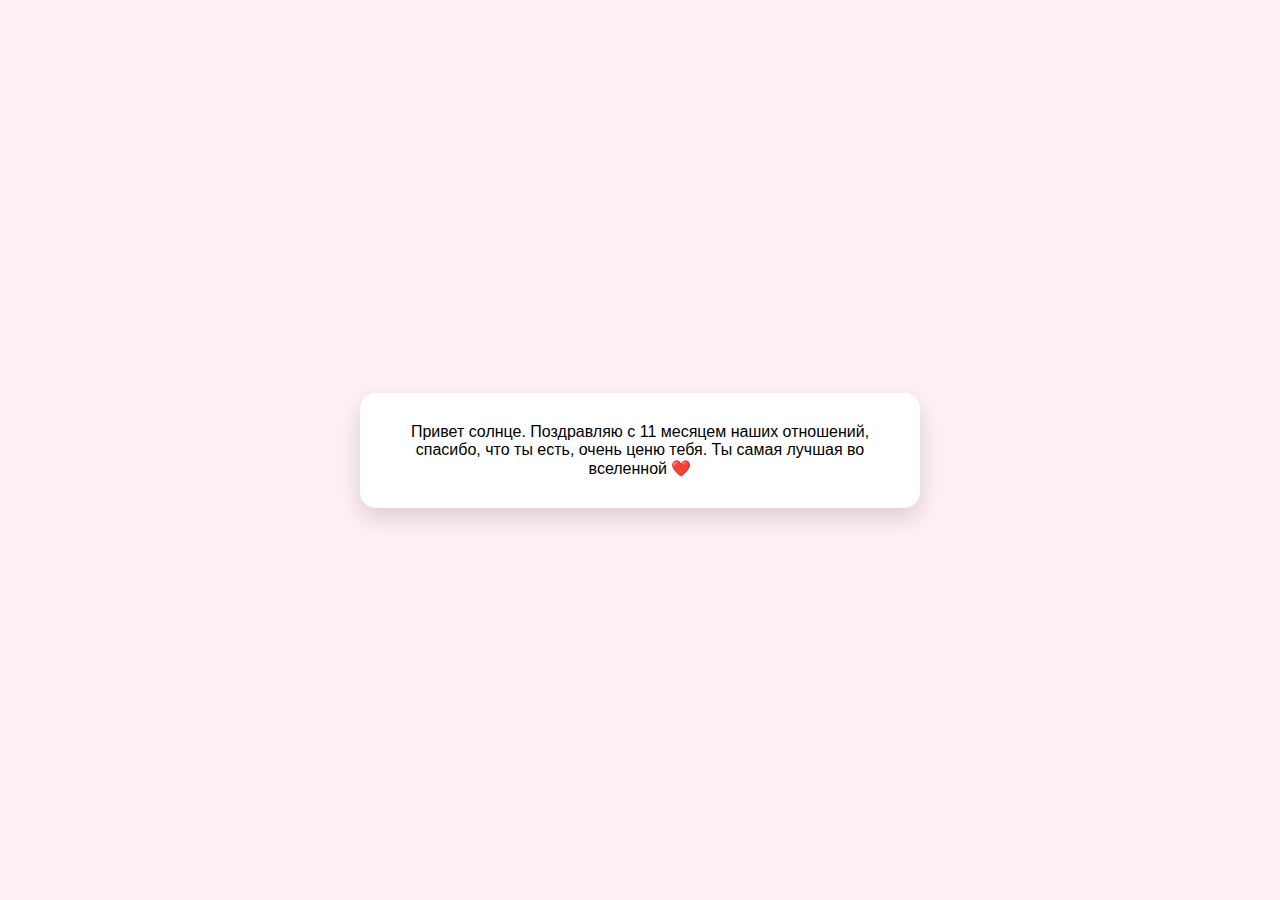
<file: love.html>
<!DOCTYPE html>
<html lang="ru">
<head>
    <meta charset="UTF-8">
    <title>Для тебя</title>
    <style>
        body {
            font-family: Arial, sans-serif;
            background: #fff0f5;
            display: flex;
            justify-content: center;
            align-items: center;
            height: 100vh;
            margin: 0;
            text-align: center;
        }
        .card {
            background: white;
            padding: 30px;
            border-radius: 16px;
            box-shadow: 0 10px 25px rgba(0,0,0,0.15);
            max-width: 500px;
        }
    </style>
</head>
<body>
    <div class="card">
        Привет солнце. Поздравляю с 11 месяцем наших отношений, спасибо, что ты есть, очень ценю тебя. Ты самая лучшая во вселенной ❤️
    </div>
</body>
</html>
</file>
